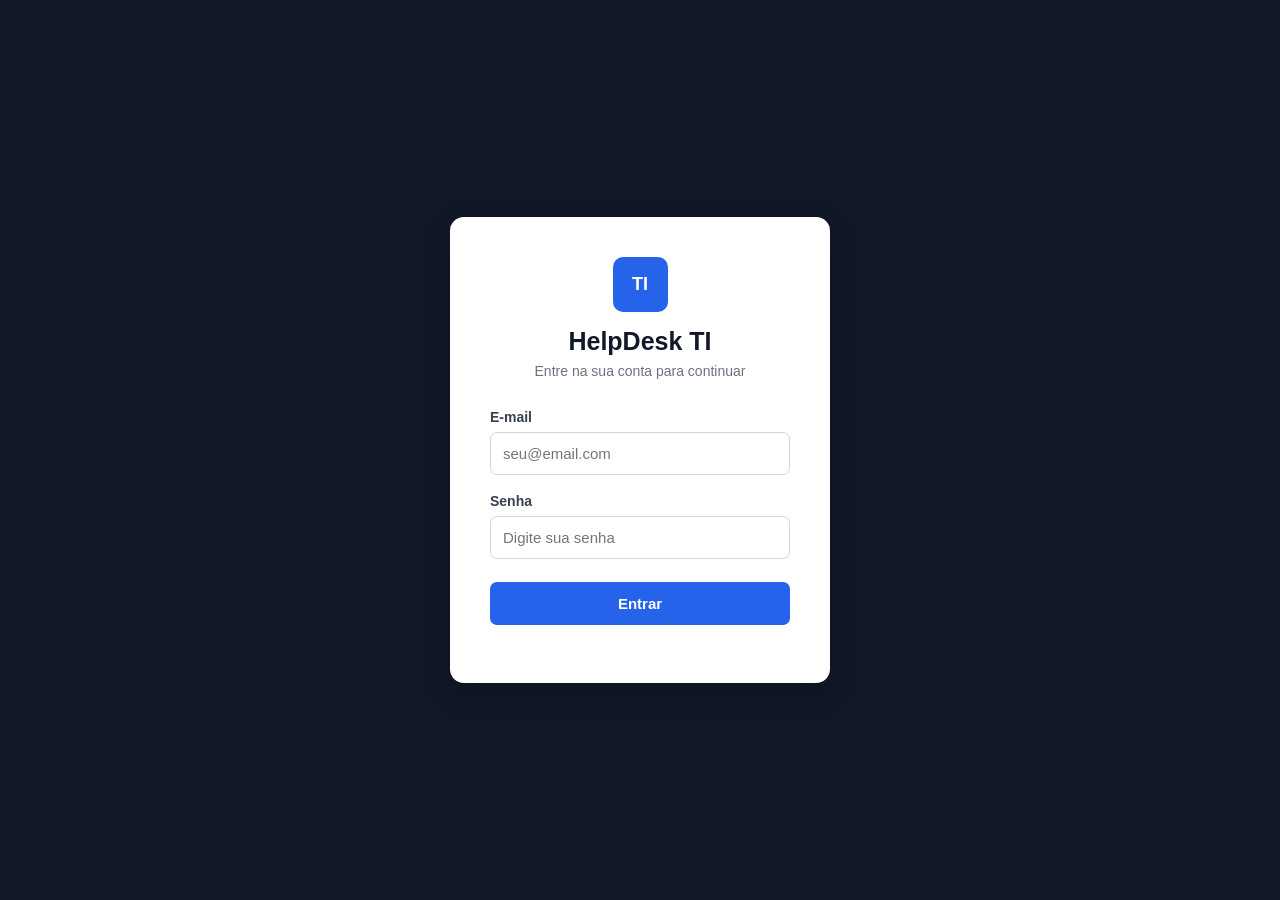
<file: frontend/login.html>
<!DOCTYPE html>
<html lang="pt-BR">

<head>
    <meta charset="UTF-8">
    <meta name="viewport" content="width=device-width, initial-scale=1.0">

    <title>Login - HelpDesk TI</title>

    <link rel="stylesheet" href="login.css">
</head>

<body>

    <div class="login-container">

        <div class="login-card">

            <div class="login-logo">
                <div class="logo-icon">TI</div>

                <h1>HelpDesk TI</h1>

                <p>Entre na sua conta para continuar</p>
            </div>


            <form id="form-login">

                <div class="campo">

                    <label for="email">E-mail</label>

                    <input
                        type="email"
                        id="email"
                        placeholder="seu@email.com"
                        required
                    >

                </div>


                <div class="campo">

                    <label for="senha">Senha</label>

                    <input
                        type="password"
                        id="senha"
                        placeholder="Digite sua senha"
                        required
                    >

                </div>


                <button type="submit">
                    Entrar
                </button>

            </form>


            <p id="mensagem-login"></p>

        </div>

    </div>


    <script src="login.js"></script>

</body>

</html>
</file>
<file: frontend/login.css>
* {
    margin: 0;
    padding: 0;
    box-sizing: border-box;
}

body {
    font-family: Arial, sans-serif;
    background: #111827;
    min-height: 100vh;

    display: flex;
    align-items: center;
    justify-content: center;
}

.login-container {
    width: 100%;
    max-width: 420px;
    padding: 20px;
}

.login-card {
    background: white;
    padding: 40px;
    border-radius: 14px;

    box-shadow: 0 10px 30px rgba(0, 0, 0, 0.25);
}

.login-logo {
    text-align: center;
    margin-bottom: 30px;
}

.logo-icon {
    width: 55px;
    height: 55px;

    margin: 0 auto 15px;

    display: flex;
    align-items: center;
    justify-content: center;

    background: #2563eb;
    color: white;

    border-radius: 10px;

    font-weight: bold;
    font-size: 18px;
}

.login-logo h1 {
    color: #111827;
    font-size: 25px;
    margin-bottom: 7px;
}

.login-logo p {
    color: #6b7280;
    font-size: 14px;
}

form {
    display: flex;
    flex-direction: column;
    gap: 18px;
}

.campo {
    display: flex;
    flex-direction: column;
    gap: 7px;
}

.campo label {
    font-size: 14px;
    font-weight: bold;
    color: #374151;
}

.campo input {
    padding: 12px;

    border: 1px solid #d1d5db;
    border-radius: 7px;

    font-size: 15px;

    outline: none;
}

.campo input:focus {
    border-color: #2563eb;

    box-shadow:
        0 0 0 2px rgba(37, 99, 235, 0.1);
}

button {
    margin-top: 5px;

    padding: 13px;

    border: none;
    border-radius: 7px;

    background: #2563eb;
    color: white;

    font-size: 15px;
    font-weight: bold;

    cursor: pointer;
}

button:hover {
    background: #1d4ed8;
}

#mensagem-login {
    text-align: center;
    margin-top: 18px;

    font-size: 14px;
}
</file>
